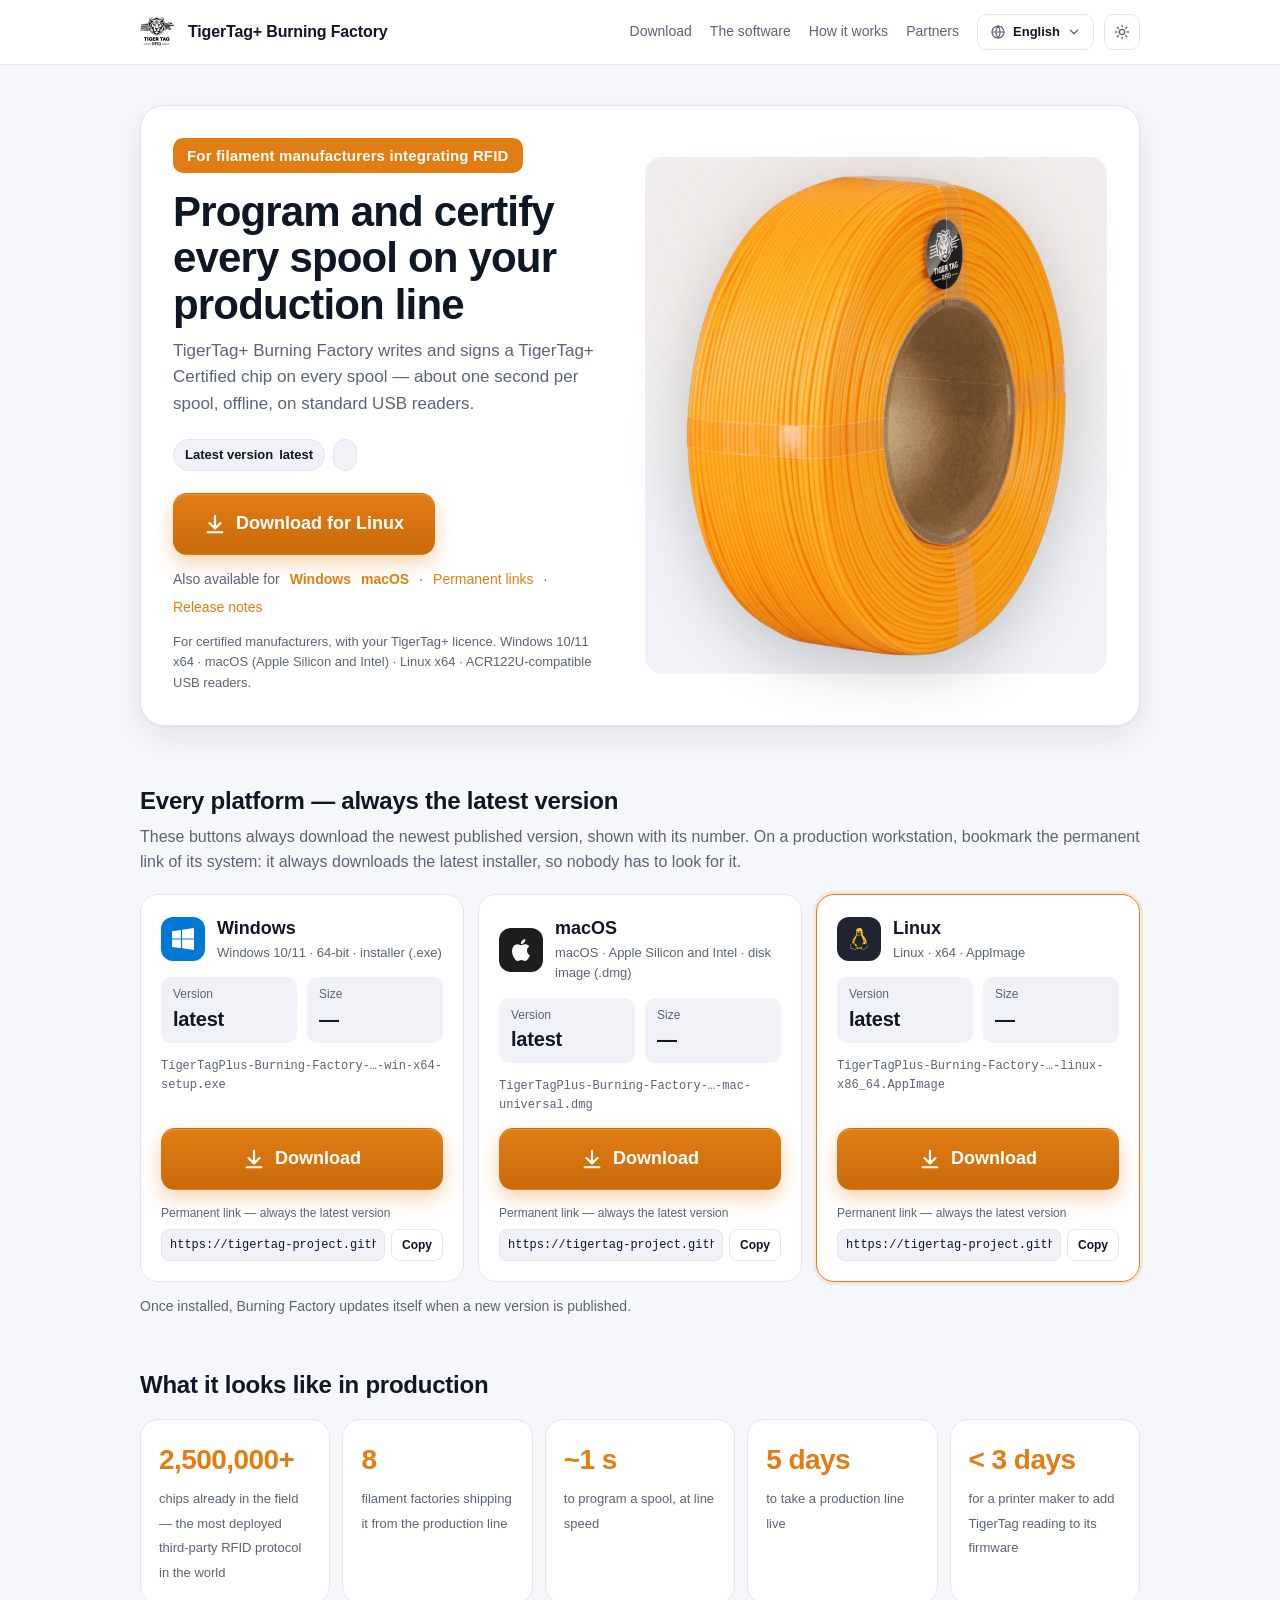
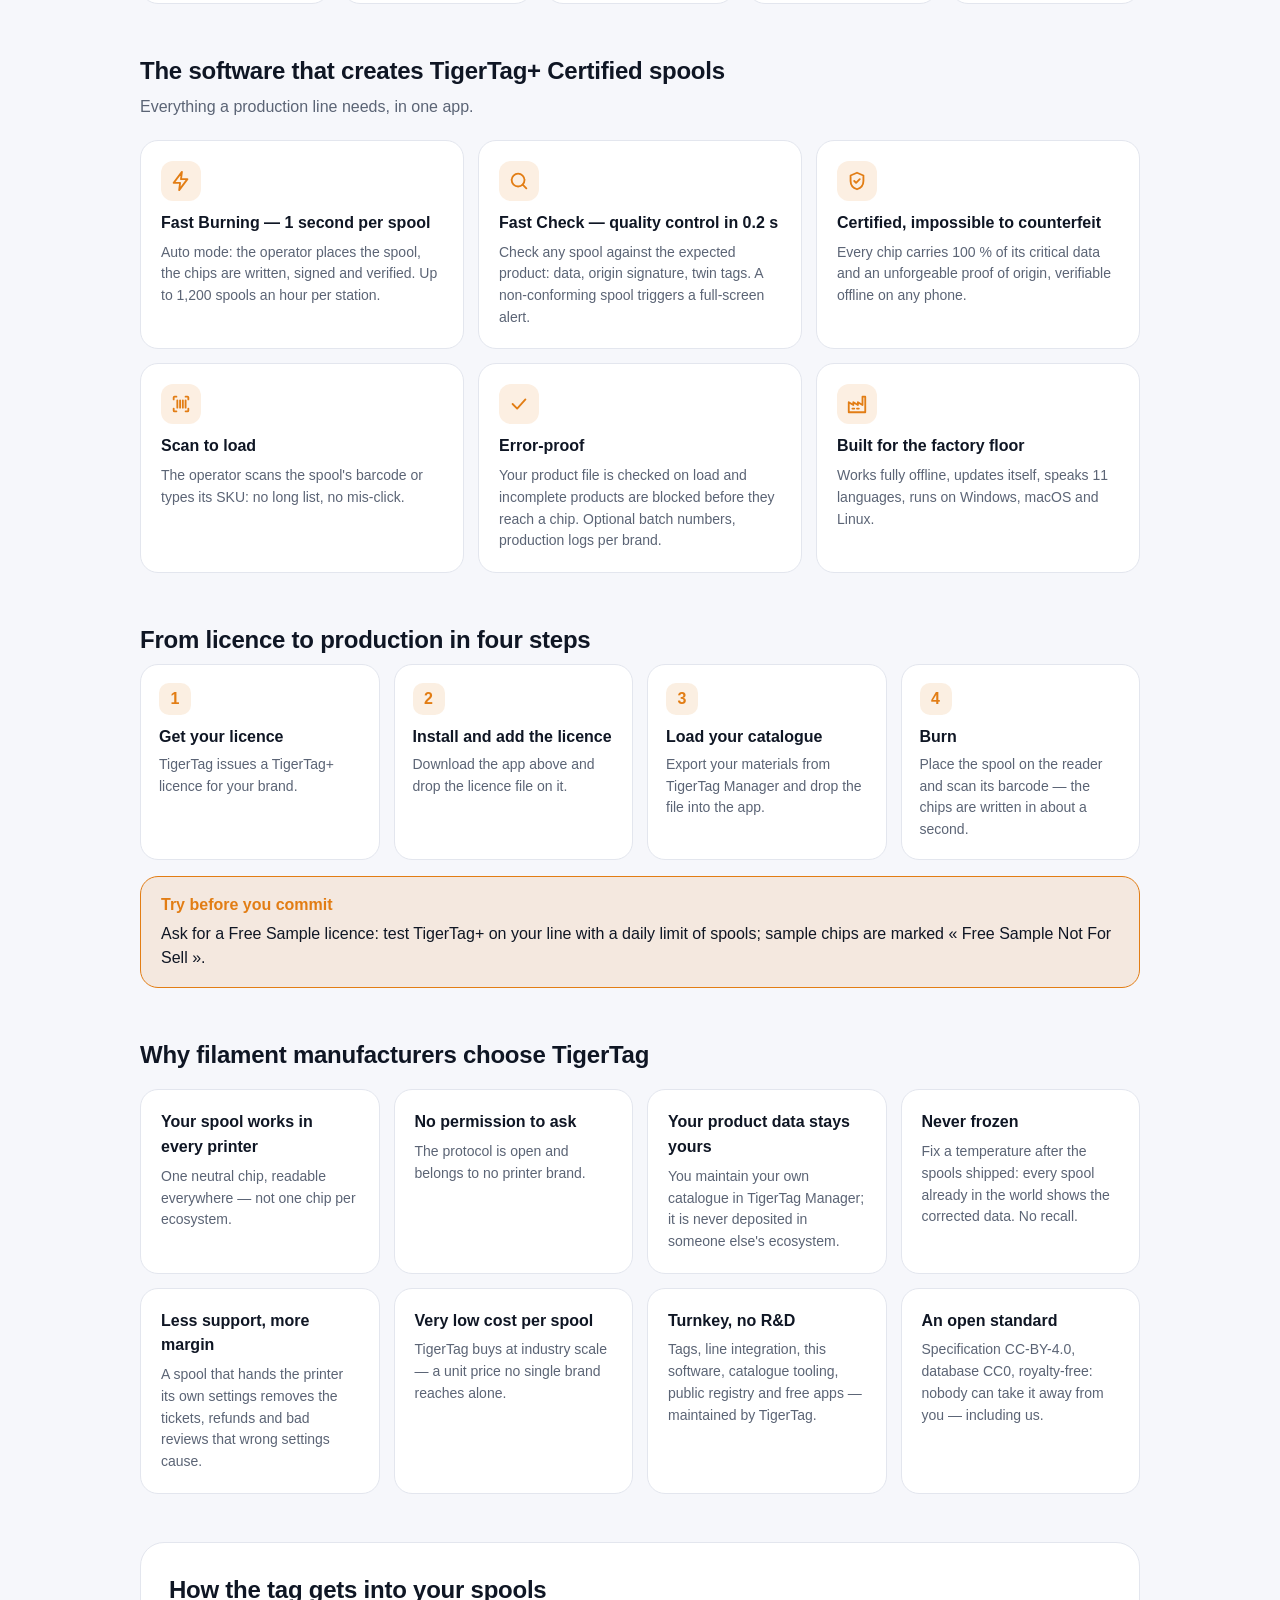
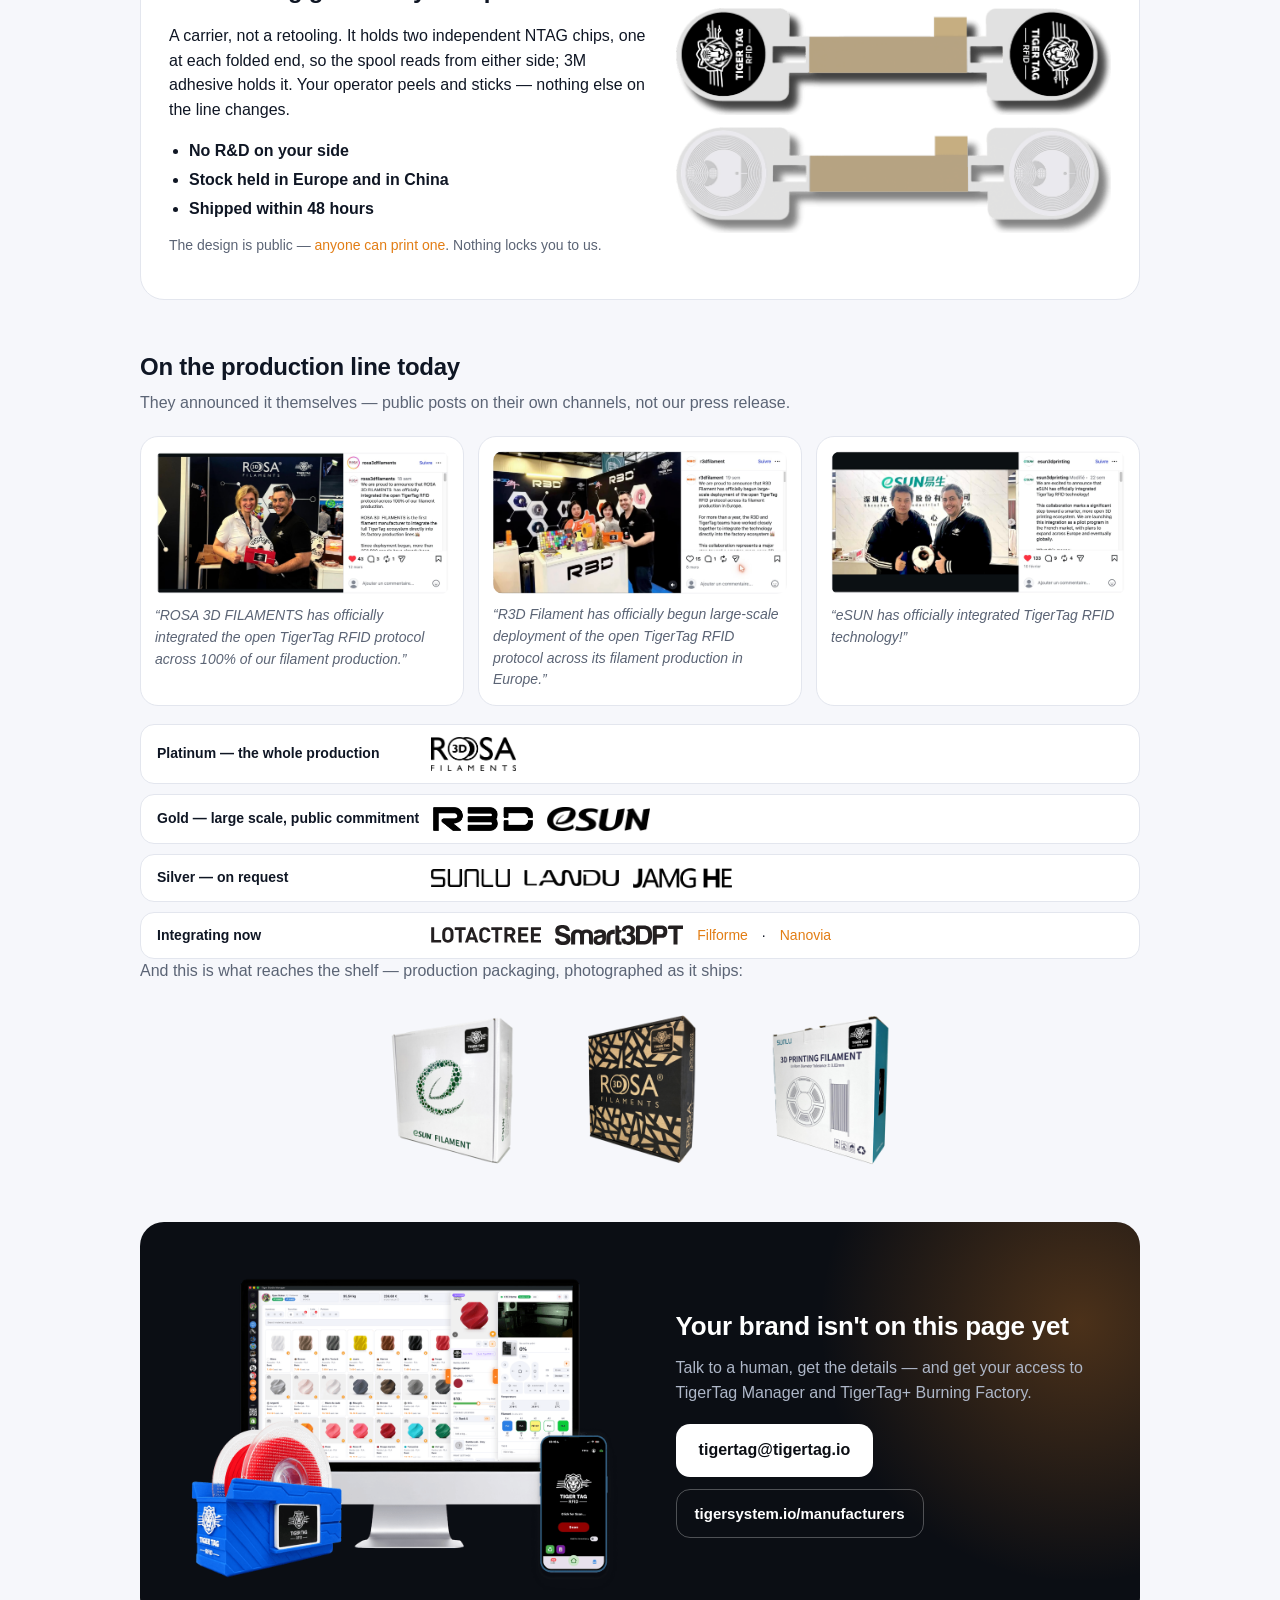
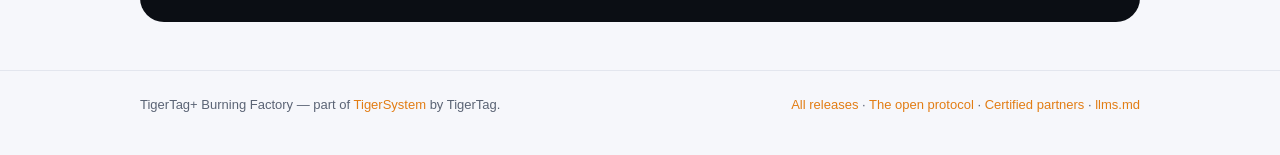
<file: index.html>
<!doctype html>
<html lang="en">
<head>
<meta charset="utf-8">
<meta name="viewport" content="width=device-width, initial-scale=1">
<title>TigerTag+ Burning Factory — program and certify TigerTag+ spools on your production line</title>
<meta name="description" content="TigerTag+ Burning Factory writes and signs a TigerTag+ Certified RFID chip on every filament spool, about one second per spool, offline. For filament manufacturers. Windows, macOS, Linux.">
<meta property="og:title" content="TigerTag+ Burning Factory — for filament manufacturers">
<meta property="og:description" content="Write and sign a TigerTag+ Certified chip on every spool, about one second per spool, offline. Windows, macOS, Linux.">
<!-- The share picture is drawn by tigersystem.io (its page for filament manufacturers). -->
<meta property="og:type" content="website">
<meta property="og:url" content="https://tigertag-project.github.io/TigerTagPlus-Burning-Factory-Releases/">
<meta property="og:image" content="https://tigersystem.io/en/manufacturers/opengraph-image">
<meta property="og:image:type" content="image/png">
<meta property="og:image:width" content="1200">
<meta property="og:image:height" content="630">
<meta property="og:image:alt" content="A filament box branded with a TigerTag+ chip, for filament manufacturers">
<meta name="twitter:card" content="summary_large_image">
<meta name="twitter:image" content="https://tigersystem.io/en/manufacturers/opengraph-image">
<link rel="icon" href="assets/logo_tigertag.svg" type="image/svg+xml">
<link rel="stylesheet" href="site/style.css">
<script>
  /* Theme before first paint: the visitor's pick, else the system's. */
  (function () {
    try { var t = localStorage.getItem('ttbf.theme'); if (t === 'light' || t === 'dark') document.documentElement.setAttribute('data-theme', t); } catch (e) {}
    document.addEventListener('DOMContentLoaded', function () {
      var b = document.getElementById('themeBtn'); if (!b) return;
      b.addEventListener('click', function () {
        var root = document.documentElement;
        var cur = root.getAttribute('data-theme') || (matchMedia('(prefers-color-scheme: dark)').matches ? 'dark' : 'light');
        var next = cur === 'dark' ? 'light' : 'dark';
        root.setAttribute('data-theme', next);
        try { localStorage.setItem('ttbf.theme', next); } catch (e) {}
      });
    });
  })();
</script>
</head>
<body>
<header class="topbar">
  <div class="wrap">
    <a class="brand" href="./">
      <img class="logo--light" src="assets/logo_tigertag_contouring.svg" alt="TigerTag">
      <img class="logo--dark" src="assets/logo_tigertag.svg" alt="TigerTag">
      <span>TigerTag+ Burning Factory</span>
    </a>
    <div class="topbar-right">
      <nav>
        <a href="#download" data-i18n="nav.download">Download</a>
        <a href="#software" data-i18n="nav.software">The software</a>
        <a href="#how" data-i18n="nav.how">How it works</a>
        <a href="#partners" data-i18n="nav.partners">Partners</a>
      </nav>
      <div class="lang" id="langMenu">
        <button class="ctl" id="langBtn" type="button" aria-haspopup="listbox" aria-expanded="false" aria-label="Language"><svg viewBox="0 0 24 24" fill="none" stroke="currentColor" stroke-width="1.8" stroke-linecap="round" stroke-linejoin="round" aria-hidden="true"><circle cx="12" cy="12" r="9"/><path d="M3 12h18M12 3a14 14 0 0 1 0 18M12 3a14 14 0 0 0 0 18"/></svg><span id="langLabel">English</span><svg class="chev" viewBox="0 0 24 24" fill="none" stroke="currentColor" stroke-width="2.2" stroke-linecap="round" stroke-linejoin="round" aria-hidden="true"><path d="m6 9 6 6 6-6"/></svg></button>
        <ul class="lang-list" id="langList" role="listbox" aria-label="Language" tabindex="-1"></ul>
      </div>
      <button class="ctl theme-btn" id="themeBtn" type="button" aria-label="Light / dark"><svg class="sun" viewBox="0 0 24 24" fill="none" stroke="currentColor" stroke-width="2" stroke-linecap="round" stroke-linejoin="round" aria-hidden="true"><circle cx="12" cy="12" r="4"/><path d="M12 2v2M12 20v2M4.9 4.9l1.4 1.4M17.7 17.7l1.4 1.4M2 12h2M20 12h2M4.9 19.1l1.4-1.4M17.7 6.3l1.4-1.4"/></svg><svg class="moon" viewBox="0 0 24 24" fill="none" stroke="currentColor" stroke-width="2" stroke-linecap="round" stroke-linejoin="round" aria-hidden="true"><path d="M21 12.8A9 9 0 1 1 11.2 3a7 7 0 0 0 9.8 9.8z"/></svg></button>
    </div>
  </div>
</header>

<main class="hero" id="download">
  <div class="wrap">
    <div class="hero-card">
      <div>
        <span class="label" data-i18n="hero.kicker">For filament manufacturers integrating RFID</span>
        <h1 data-i18n="hero.title">Program and certify every spool on your production line</h1>
        <p class="lede" data-i18n="hero.lede">TigerTag+ Burning Factory writes and signs a TigerTag+ Certified chip on every spool — about one second per spool, offline, on standard USB readers.</p>
        <div class="meta">
          <span class="chip"><span data-i18n="hero.latest">Latest version</span> <b id="ver">…</b></span>
          <span class="chip" id="date"></span>
        </div>
        <div class="actions">
          <a class="btn btn-primary" id="dlMain" href="https://github.com/TigerTag-Project/TigerTagPlus-Burning-Factory-Releases/releases/latest">
            <svg viewBox="0 0 24 24" fill="none" stroke="currentColor" stroke-width="2.4" stroke-linecap="round" stroke-linejoin="round" aria-hidden="true"><path d="M12 3v13M6 11l6 6 6-6M4 21h16"/></svg>
            <span id="dlMainLabel" data-i18n="dl.any">Download</span>
          </a>
        </div>
        <div class="dl-others">
          <span data-i18n="dl.other">Also available for</span>
          <a class="dl-os" data-os="win" href="https://github.com/TigerTag-Project/TigerTagPlus-Burning-Factory-Releases/releases/latest">Windows</a>
          <a class="dl-os" data-os="mac" href="https://github.com/TigerTag-Project/TigerTagPlus-Burning-Factory-Releases/releases/latest">macOS</a>
          <a class="dl-os" data-os="linux" href="https://github.com/TigerTag-Project/TigerTagPlus-Burning-Factory-Releases/releases/latest">Linux</a>
          · <a href="#platforms" data-i18n="dl.all">Permanent links</a> · <a href="https://github.com/TigerTag-Project/TigerTagPlus-Burning-Factory-Releases/releases" data-i18n="dl.notes">Release notes</a>
        </div>
        <p class="req" data-i18n="dl.req">For certified manufacturers, with your TigerTag+ licence. Windows 10/11 x64 · macOS (Apple Silicon and Intel) · Linux x64 · ACR122U-compatible USB readers.</p>
      </div>
      <div class="hero-media"><img src="assets/refill-carrier-fitted.png" alt="A filament refill fitted with the TigerTag RFID carrier"></div>
    </div>
  </div>
</main>

<section class="wrap" id="platforms">
  <h2 data-i18n="all.title">Every platform — always the latest version</h2>
  <p class="sub" data-i18n="all.sub">These buttons always download the newest published version, shown with its number. On a production workstation, bookmark the permanent link of its system: it always downloads the latest installer, so nobody has to look for it.</p>
  <div class="platforms">
    <article class="platform" data-os="win">
      <div class="p-head">
        <span class="p-logo p-logo--windows"><svg viewBox="0 0 24 24" aria-hidden="true"><path fill="currentColor" d="M0 3.449L9.75 2.1v9.451H0m10.949-9.602L24 0v11.4H10.949M0 12.6h9.75v9.451L0 20.699M10.949 12.6H24V24l-12.9-1.801"/></svg></span>
        <div><h3>Windows</h3><span class="p-req" data-i18n="all.win.req">Windows 10/11 · 64-bit · installer (.exe)</span></div>
      </div>
      <dl class="p-meta">
        <div><dt data-i18n="all.version">Version</dt><dd class="p-ver">…</dd></div>
        <div><dt data-i18n="all.size">Size</dt><dd class="p-size">—</dd></div>
      </dl>
      <code class="p-file">TigerTagPlus-Burning-Factory-…-win-x64-setup.exe</code>
      <a class="btn btn-primary p-dl" href="download/windows/"><svg viewBox="0 0 24 24" fill="none" stroke="currentColor" stroke-width="2.4" stroke-linecap="round" stroke-linejoin="round" aria-hidden="true"><path d="M12 3v13M6 11l6 6 6-6M4 21h16"/></svg><span data-i18n="all.btn">Download</span></a>
      <label class="p-link"><span data-i18n="all.link">Permanent link — always the latest version</span>
        <span class="p-copyrow"><input readonly value="https://tigertag-project.github.io/TigerTagPlus-Burning-Factory-Releases/download/windows/" aria-label="Permanent link"><button type="button" class="btn btn-ghost p-copy" data-i18n="all.copy">Copy</button></span>
      </label>
    </article>
    <article class="platform" data-os="mac">
      <div class="p-head">
        <span class="p-logo p-logo--macos"><svg viewBox="0 0 24 24" aria-hidden="true"><path fill="currentColor" d="M12.152 6.896c-.948 0-2.415-1.078-3.96-1.04-2.04.027-3.91 1.183-4.961 3.014-2.117 3.675-.54 9.103 1.519 12.09 1.013 1.46 2.208 3.09 3.792 3.029 1.52-.065 2.09-.987 3.925-.987 1.831 0 2.35.987 3.96.948 1.637-.026 2.676-1.48 3.676-2.948 1.156-1.688 1.636-3.325 1.662-3.415-.039-.013-3.182-1.221-3.22-4.857-.026-3.04 2.48-4.494 2.597-4.559-1.429-2.09-3.623-2.324-4.39-2.376-2-.156-3.675 1.09-4.61 1.09zM15.53 3.83c.843-1.012 1.4-2.427 1.245-3.83-1.207.052-2.662.805-3.532 1.818-.78.896-1.454 2.338-1.273 3.714 1.338.104 2.715-.688 3.559-1.701z"/></svg></span>
        <div><h3>macOS</h3><span class="p-req" data-i18n="all.mac.req">macOS · Apple Silicon and Intel · disk image (.dmg)</span></div>
      </div>
      <dl class="p-meta">
        <div><dt data-i18n="all.version">Version</dt><dd class="p-ver">…</dd></div>
        <div><dt data-i18n="all.size">Size</dt><dd class="p-size">—</dd></div>
      </dl>
      <code class="p-file">TigerTagPlus-Burning-Factory-…-mac-universal.dmg</code>
      <a class="btn btn-primary p-dl" href="download/macos/"><svg viewBox="0 0 24 24" fill="none" stroke="currentColor" stroke-width="2.4" stroke-linecap="round" stroke-linejoin="round" aria-hidden="true"><path d="M12 3v13M6 11l6 6 6-6M4 21h16"/></svg><span data-i18n="all.btn">Download</span></a>
      <label class="p-link"><span data-i18n="all.link">Permanent link — always the latest version</span>
        <span class="p-copyrow"><input readonly value="https://tigertag-project.github.io/TigerTagPlus-Burning-Factory-Releases/download/macos/" aria-label="Permanent link"><button type="button" class="btn btn-ghost p-copy" data-i18n="all.copy">Copy</button></span>
      </label>
    </article>
    <article class="platform" data-os="linux">
      <div class="p-head">
        <span class="p-logo p-logo--linux"><svg viewBox="0 0 24 24" aria-hidden="true"><path fill="currentColor" d="M12.504 0c-.155 0-.315.008-.48.021-4.226.333-3.105 4.807-3.17 6.298-.076 1.092-.3 1.953-1.05 3.02-.885 1.051-2.127 2.75-2.716 4.521-.278.832-.41 1.684-.287 2.489a.424.424 0 00-.11.135c-.26.268-.45.6-.663.839-.199.199-.485.267-.797.4-.313.136-.658.269-.864.68-.09.189-.136.394-.132.602 0 .199.027.4.055.536.058.399.116.728.04.97-.249.68-.28 1.145-.106 1.484.174.334.535.47.94.601.81.2 1.91.135 2.774.6.926.466 1.866.67 2.616.47.526-.116.97-.464 1.208-.946.587-.003 1.23-.269 2.26-.334.699-.058 1.574.267 2.577.2.025.134.063.198.114.333l.003.003c.391.778 1.113 1.132 1.884 1.071.771-.06 1.592-.536 2.257-1.306.631-.765 1.683-1.084 2.378-1.503.348-.199.629-.469.649-.853.023-.4-.2-.811-.714-1.376v-.097l-.003-.003c-.17-.2-.25-.535-.338-.926-.085-.401-.182-.786-.492-1.046h-.003c-.059-.054-.123-.067-.188-.135a.357.357 0 00-.19-.064c.431-1.278.264-2.55-.173-3.694-.533-1.41-1.465-2.638-2.175-3.483-.796-1.005-1.576-1.957-1.56-3.368.026-2.152.236-6.133-3.544-6.139zm.529 3.405h.013c.213 0 .396.062.584.198.19.135.33.332.438.533.105.259.158.459.166.724 0-.02.006-.04.006-.06v.105a.086.086 0 01-.004-.021l-.004-.024a1.807 1.807 0 01-.15.706.953.953 0 01-.213.335.71.71 0 00-.088-.042c-.104-.045-.198-.064-.284-.133a1.312 1.312 0 00-.22-.066c.05-.06.146-.133.183-.198.053-.128.082-.264.088-.402v-.02a1.21 1.21 0 00-.061-.4c-.045-.134-.101-.2-.183-.333-.084-.066-.167-.132-.267-.132h-.016c-.093 0-.176.03-.262.132a.8.8 0 00-.205.334 1.18 1.18 0 00-.09.4v.019c.002.089.008.179.02.267-.193-.067-.438-.135-.607-.202a1.635 1.635 0 01-.018-.2v-.02a1.772 1.772 0 01.15-.768c.082-.22.232-.406.43-.533a.985.985 0 01.594-.2zm-2.962.059h.036c.142 0 .27.048.399.135.146.129.264.288.344.465.09.199.14.4.153.667v.004c.007.134.006.2-.002.266v.08c-.03.007-.056.018-.083.024-.152.055-.274.135-.393.2.012-.09.013-.18.003-.267v-.015c-.012-.133-.04-.2-.082-.333a.613.613 0 00-.166-.267.248.248 0 00-.183-.064h-.021c-.071.006-.13.04-.186.132a.552.552 0 00-.12.27.944.944 0 00-.023.33v.015c.012.135.037.2.08.334.046.134.098.2.166.268.01.009.02.018.034.024-.07.057-.117.07-.176.136a.304.304 0 01-.131.068 2.62 2.62 0 01-.275-.402 1.772 1.772 0 01-.155-.667 1.759 1.759 0 01.08-.668 1.43 1.43 0 01.283-.535c.128-.133.26-.2.418-.2zm1.37 1.706c.332 0 .733.065 1.216.399.293.2.523.269 1.052.468h.003c.255.136.405.266.478.399v-.131a.571.571 0 01.016.47c-.123.31-.516.643-1.063.842v.002c-.268.135-.501.333-.775.465-.276.135-.588.292-1.012.267a1.139 1.139 0 01-.448-.067 3.566 3.566 0 01-.322-.198c-.195-.135-.363-.332-.612-.465v-.005h-.005c-.4-.246-.616-.512-.686-.71-.07-.268-.005-.47.193-.6.224-.135.38-.271.483-.336.104-.074.143-.102.176-.131h.002v-.003c.169-.202.436-.47.839-.601.139-.036.294-.065.466-.065zm2.8 2.142c.358 1.417 1.196 3.475 1.735 4.473.286.534.855 1.659 1.102 3.024.156-.005.33.018.513.064.646-1.671-.546-3.467-1.089-3.966-.22-.2-.232-.335-.123-.335.59.534 1.365 1.572 1.646 2.757.13.535.16 1.104.021 1.67.067.028.135.06.205.067 1.032.534 1.413.938 1.23 1.537v-.043c-.06-.003-.12 0-.18 0h-.016c.151-.467-.182-.825-1.065-1.224-.915-.4-1.646-.336-1.77.465-.008.043-.013.066-.018.135-.068.023-.139.053-.209.064-.43.268-.662.669-.793 1.187-.13.533-.17 1.156-.205 1.869v.003c-.02.334-.17.838-.319 1.35-1.5 1.072-3.58 1.538-5.348.334a2.645 2.645 0 00-.402-.533 1.45 1.45 0 00-.275-.333c.182 0 .338-.03.465-.067a.615.615 0 00.314-.334c.108-.267 0-.697-.345-1.163-.345-.467-.931-.995-1.788-1.521-.63-.4-.986-.87-1.15-1.396-.165-.534-.143-1.085-.015-1.645.245-1.07.873-2.11 1.274-2.763.107-.065.037.135-.408.974-.396.751-1.14 2.497-.122 3.854a8.123 8.123 0 01.647-2.876c.564-1.278 1.743-3.504 1.836-5.268.048.036.217.135.289.202.218.133.38.333.59.465.21.201.477.335.876.335.039.003.075.006.11.006.412 0 .73-.134.997-.268.29-.134.52-.334.74-.4h.005c.467-.135.835-.402 1.044-.7zm2.185 8.958c.037.6.343 1.245.882 1.377.588.134 1.434-.333 1.791-.765l.211-.01c.315-.007.577.01.847.268l.003.003c.208.199.305.53.391.876.085.4.154.78.409 1.066.486.527.645.906.636 1.14l.003-.007v.018l-.003-.012c-.015.262-.185.396-.498.595-.63.401-1.746.712-2.457 1.57-.618.737-1.37 1.14-2.036 1.191-.664.053-1.237-.2-1.574-.898l-.005-.003c-.21-.4-.12-1.025.056-1.69.176-.668.428-1.344.463-1.897.037-.714.076-1.335.195-1.814.12-.465.308-.797.641-.984l.045-.022zm-10.814.049h.01c.053 0 .105.005.157.014.376.055.706.333 1.023.752l.91 1.664.003.003c.243.533.754 1.064 1.189 1.637.434.598.77 1.131.729 1.57v.006c-.057.744-.48 1.148-1.125 1.294-.645.135-1.52.002-2.395-.464-.968-.536-2.118-.469-2.857-.602-.369-.066-.61-.2-.723-.4-.11-.2-.113-.602.123-1.23v-.004l.002-.003c.117-.334.03-.752-.027-1.118-.055-.401-.083-.71.043-.94.16-.334.396-.4.69-.533.294-.135.64-.202.915-.47h.002v-.002c.256-.268.445-.601.668-.838.19-.201.38-.336.663-.336zm7.159-9.074c-.435.201-.945.535-1.488.535-.542 0-.97-.267-1.28-.466-.154-.134-.28-.268-.373-.335-.164-.134-.144-.333-.074-.333.109.016.129.134.199.2.096.066.215.2.36.333.292.2.68.467 1.167.467.485 0 1.053-.267 1.398-.466.195-.135.445-.334.648-.467.156-.136.149-.267.279-.267.128.016.034.134-.147.332a8.097 8.097 0 01-.69.468zm-1.082-1.583V5.64c-.006-.02.013-.042.029-.05.074-.043.18-.027.26.004.063 0 .16.067.15.135-.006.049-.085.066-.135.066-.055 0-.092-.043-.141-.068-.052-.018-.146-.008-.163-.065zm-.551 0c-.02.058-.113.049-.166.066-.047.025-.086.068-.14.068-.05 0-.13-.02-.136-.068-.01-.066.088-.133.15-.133.08-.031.184-.047.259-.005.019.009.036.03.03.05v.02h.003z"/></svg></span>
        <div><h3>Linux</h3><span class="p-req" data-i18n="all.linux.req">Linux · x64 · AppImage</span></div>
      </div>
      <dl class="p-meta">
        <div><dt data-i18n="all.version">Version</dt><dd class="p-ver">…</dd></div>
        <div><dt data-i18n="all.size">Size</dt><dd class="p-size">—</dd></div>
      </dl>
      <code class="p-file">TigerTagPlus-Burning-Factory-…-linux-x86_64.AppImage</code>
      <a class="btn btn-primary p-dl" href="download/linux/"><svg viewBox="0 0 24 24" fill="none" stroke="currentColor" stroke-width="2.4" stroke-linecap="round" stroke-linejoin="round" aria-hidden="true"><path d="M12 3v13M6 11l6 6 6-6M4 21h16"/></svg><span data-i18n="all.btn">Download</span></a>
      <label class="p-link"><span data-i18n="all.link">Permanent link — always the latest version</span>
        <span class="p-copyrow"><input readonly value="https://tigertag-project.github.io/TigerTagPlus-Burning-Factory-Releases/download/linux/" aria-label="Permanent link"><button type="button" class="btn btn-ghost p-copy" data-i18n="all.copy">Copy</button></span>
      </label>
    </article>
  </div>
  <p class="p-note" data-i18n="all.auto">Once installed, Burning Factory updates itself when a new version is published.</p>
</section>

<section class="wrap">
  <h2 data-i18n="stats.title">What it looks like in production</h2>
  <div class="stats">
    <div><b>2,500,000+</b><span data-i18n="stat.chips">chips already in the field — the most deployed third-party RFID protocol in the world</span></div>
    <div><b>8</b><span data-i18n="stat.factories">filament factories shipping it from the production line</span></div>
    <div><b>~1 s</b><span data-i18n="stat.speed">to program a spool, at line speed</span></div>
    <div><b data-i18n="stat.days.v">5 days</b><span data-i18n="stat.days">to take a production line live</span></div>
    <div><b data-i18n="stat.printer.v">&lt; 3 days</b><span data-i18n="stat.printer">for a printer maker to add TigerTag reading to its firmware</span></div>
  </div>
</section>

<section class="wrap" id="software">
  <h2 data-i18n="sw.title">The software that creates TigerTag+ Certified spools</h2>
  <p class="sub" data-i18n="sw.sub">Everything a production line needs, in one app.</p>
  <div class="features">
    <div><span class="f-ico"><svg viewBox="0 0 24 24" fill="none" stroke="currentColor" stroke-width="2" stroke-linecap="round" stroke-linejoin="round" aria-hidden="true"><path d="M13 2 4 14h7l-1 8 9-12h-7l1-8z"/></svg></span><h3 data-i18n="f1.t">Fast Burning — 1 second per spool</h3><p data-i18n="f1.d">Auto mode: the operator places the spool, the chips are written, signed and verified. Up to 1,200 spools an hour per station.</p></div>
    <div><span class="f-ico"><svg viewBox="0 0 24 24" fill="none" stroke="currentColor" stroke-width="2" stroke-linecap="round" stroke-linejoin="round" aria-hidden="true"><circle cx="11" cy="11" r="7"/><path d="m20 20-4-4"/></svg></span><h3 data-i18n="f2.t">Fast Check — quality control in 0.2 s</h3><p data-i18n="f2.d">Check any spool against the expected product: data, origin signature, twin tags. A non-conforming spool triggers a full-screen alert.</p></div>
    <div><span class="f-ico"><svg viewBox="0 0 24 24" fill="none" stroke="currentColor" stroke-width="2" stroke-linecap="round" stroke-linejoin="round" aria-hidden="true"><path d="M12 3 5 6v6c0 4.5 3 7.7 7 9 4-1.3 7-4.5 7-9V6l-7-3z"/><path d="m9 12 2 2 4-4"/></svg></span><h3 data-i18n="f3.t">Certified, impossible to counterfeit</h3><p data-i18n="f3.d">Every chip carries 100 % of its critical data and an unforgeable proof of origin, verifiable offline on any phone.</p></div>
    <div><span class="f-ico"><svg viewBox="0 0 24 24" fill="none" stroke="currentColor" stroke-width="2" stroke-linecap="round" stroke-linejoin="round" aria-hidden="true"><path d="M4 7V5a1 1 0 0 1 1-1h2M17 4h2a1 1 0 0 1 1 1v2M20 17v2a1 1 0 0 1-1 1h-2M7 20H5a1 1 0 0 1-1-1v-2M8 8v8M11 8v8M14 8v8M17 8v8"/></svg></span><h3 data-i18n="f4.t">Scan to load</h3><p data-i18n="f4.d">The operator scans the spool's barcode or types its SKU: no long list, no mis-click.</p></div>
    <div><span class="f-ico"><svg viewBox="0 0 24 24" fill="none" stroke="currentColor" stroke-width="2" stroke-linecap="round" stroke-linejoin="round" aria-hidden="true"><path d="m5 12 5 5 9-10"/></svg></span><h3 data-i18n="f5.t">Error-proof</h3><p data-i18n="f5.d">Your product file is checked on load and incomplete products are blocked before they reach a chip. Optional batch numbers, production logs per brand.</p></div>
    <div><span class="f-ico"><svg viewBox="0 0 24 24" fill="none" stroke="currentColor" stroke-width="2" stroke-linecap="round" stroke-linejoin="round" aria-hidden="true"><path d="M3 21V10l5 3V10l5 3V10l5 3V4h3v17H3z"/><path d="M7 17h2M12 17h2"/></svg></span><h3 data-i18n="f6.t">Built for the factory floor</h3><p data-i18n="f6.d">Works fully offline, updates itself, speaks 11 languages, runs on Windows, macOS and Linux.</p></div>
  </div>
</section>

<section class="wrap" id="how">
  <h2 data-i18n="how.title">From licence to production in four steps</h2>
  <ol class="steps steps-4">
    <li><h3 data-i18n="h1.t">Get your licence</h3><p data-i18n="h1.d">TigerTag issues a TigerTag+ licence for your brand.</p></li>
    <li><h3 data-i18n="h2.t">Install and add the licence</h3><p data-i18n="h2.d">Download the app above and drop the licence file on it.</p></li>
    <li><h3 data-i18n="h3.t">Load your catalogue</h3><p data-i18n="h3.d">Export your materials from TigerTag Manager and drop the file into the app.</p></li>
    <li><h3 data-i18n="h4.t">Burn</h3><p data-i18n="h4.d">Place the spool on the reader and scan its barcode — the chips are written in about a second.</p></li>
  </ol>
  <div class="note">
    <strong data-i18n="sample.title">Try before you commit</strong>
    <p data-i18n="sample.d">Ask for a Free Sample licence: test TigerTag+ on your line with a daily limit of spools; sample chips are marked « Free Sample Not For Sell ».</p>
  </div>
</section>

<section class="wrap">
  <h2 data-i18n="why.title">Why filament manufacturers choose TigerTag</h2>
  <div class="why">
    <div><h3 data-i18n="w1.t">Your spool works in every printer</h3><p data-i18n="w1.d">One neutral chip, readable everywhere — not one chip per ecosystem.</p></div>
    <div><h3 data-i18n="w2.t">No permission to ask</h3><p data-i18n="w2.d">The protocol is open and belongs to no printer brand.</p></div>
    <div><h3 data-i18n="w3.t">Your product data stays yours</h3><p data-i18n="w3.d">You maintain your own catalogue in TigerTag Manager; it is never deposited in someone else's ecosystem.</p></div>
    <div><h3 data-i18n="w4.t">Never frozen</h3><p data-i18n="w4.d">Fix a temperature after the spools shipped: every spool already in the world shows the corrected data. No recall.</p></div>
    <div><h3 data-i18n="w5.t">Less support, more margin</h3><p data-i18n="w5.d">A spool that hands the printer its own settings removes the tickets, refunds and bad reviews that wrong settings cause.</p></div>
    <div><h3 data-i18n="w6.t">Very low cost per spool</h3><p data-i18n="w6.d">TigerTag buys at industry scale — a unit price no single brand reaches alone.</p></div>
    <div><h3 data-i18n="w7.t">Turnkey, no R&amp;D</h3><p data-i18n="w7.d">Tags, line integration, this software, catalogue tooling, public registry and free apps — maintained by TigerTag.</p></div>
    <div><h3 data-i18n="w8.t">An open standard</h3><p data-i18n="w8.d">Specification CC-BY-4.0, database CC0, royalty-free: nobody can take it away from you — including us.</p></div>
  </div>
</section>

<section class="wrap">
  <div class="carrier">
    <div>
      <h2 data-i18n="carrier.title">How the tag gets into your spools</h2>
      <p data-i18n="carrier.d">A carrier, not a retooling. It holds two independent NTAG chips, one at each folded end, so the spool reads from either side; 3M adhesive holds it. Your operator peels and sticks — nothing else on the line changes.</p>
      <ul>
        <li data-i18n="carrier.c1">No R&amp;D on your side</li>
        <li data-i18n="carrier.c2">Stock held in Europe and in China</li>
        <li data-i18n="carrier.c3">Shipped within 48 hours</li>
      </ul>
      <p class="muted" data-i18n="carrier.open">The design is public — <a href="https://makerworld.com/en/models/1727242-tigertag-refill-rfid-support-like-bambulab">anyone can print one</a>. Nothing locks you to us.</p>
    </div>
    <div class="carrier-imgs">
      <img src="assets/refill-carrier-branded.png" alt="Front of the TigerTag carrier as it ships">
      <img src="assets/refill-carrier-bare.png" alt="Back of the TigerTag carrier: 3M adhesive, ready to stick">
    </div>
  </div>
</section>

<section class="wrap" id="partners">
  <h2 data-i18n="prod.title">On the production line today</h2>
  <p class="sub" data-i18n="prod.sub">They announced it themselves — public posts on their own channels, not our press release.</p>
  <div class="news">
    <a href="https://www.instagram.com/p/DVyeOZajZSm/"><img src="assets/announcement-rosa3d.jpg" alt="Rosa3D's announcement of its TigerTag integration"><q>ROSA 3D FILAMENTS has officially integrated the open TigerTag RFID protocol across 100% of our filament production.</q></a>
    <a href="https://www.instagram.com/reel/DVoAMqTk5ck/"><img src="assets/announcement-r3d.jpg" alt="R3D Filament's announcement of its TigerTag deployment"><q>R3D Filament has officially begun large-scale deployment of the open TigerTag RFID protocol across its filament production in Europe.</q></a>
    <a href="https://www.instagram.com/p/DUjydNXkc1W/"><img src="assets/announcement-esun.jpg" alt="eSUN's announcement of its TigerTag integration"><q>eSUN has officially integrated TigerTag RFID technology!</q></a>
  </div>
  <div class="tiers">
    <div><span class="tier" data-i18n="tier.platinum">Platinum — the whole production</span><a href="https://rosa3d.pl"><img src="assets/partners/rosa3d.svg" alt="Rosa3D" style="height:34px"></a></div>
    <div><span class="tier" data-i18n="tier.gold">Gold — large scale, public commitment</span><a href="https://r3dprint.com"><img src="assets/partners/r3d.svg" alt="R3D" style="height:24px"></a><a href="https://www.esun3d.com"><img src="assets/partners/esun.svg" alt="eSun" style="height:24px"></a></div>
    <div><span class="tier" data-i18n="tier.silver">Silver — on request</span><a href="https://www.sunlu.com"><img src="assets/partners/sunlu.svg" alt="Sunlu" style="height:18px"></a><a href="https://www.landustore.com"><img src="assets/partners/landu.svg" alt="Landu" style="height:16px"></a><a href="https://www.jamghe.com"><img src="assets/partners/jamghe.svg" alt="Jamg He" style="height:20px"></a></div>
    <div><span class="tier" data-i18n="tier.now">Integrating now</span><a href="https://pt.lotactree.com"><img src="assets/partners/lotactree.svg" alt="Lotactree" style="height:16px"></a><a href="https://www.smart3d.pt"><img src="assets/partners/smart3dpt.svg" alt="Smart3DPT" style="height:20px"></a><a href="https://www.filforme.com">Filforme</a> · <a href="https://nanovia.tech">Nanovia</a></div>
  </div>
  <p class="sub shelf-title" data-i18n="prod.shelf">And this is what reaches the shelf — production packaging, photographed as it ships:</p>
  <div class="shelf">
    <img src="assets/box-esun-cutout.png" alt="eSun box carrying the TigerTag mark">
    <img src="assets/box-rosa3d-cutout.png" alt="Rosa3D box carrying the TigerTag mark">
    <img src="assets/box-sunlu-cutout.png" alt="Sunlu box carrying the TigerTag mark">
  </div>
</section>

<section class="wrap">
  <div class="ts cta">
    <img class="ts-hero" src="assets/hero-tigersystem-ecosystem.png" alt="The TigerSystem ecosystem: a TigerPOD reader, Tiger Studio Manager on a desktop and the Tiger NFC Connect app on a phone">
    <div class="ts-text">
      <h2 data-i18n="cta.title">Your brand isn't on this page yet</h2>
      <p data-i18n="cta.d">Talk to a human, get the details — and get your access to TigerTag Manager and TigerTag+ Burning Factory.</p>
      <div class="actions">
        <a class="btn btn-light" href="mailto:tigertag@tigertag.io">tigertag@tigertag.io</a>
        <a class="btn btn-outline" href="https://tigersystem.io/en/manufacturers">tigersystem.io/manufacturers</a>
      </div>
    </div>
  </div>
</section>

<footer>
  <div class="wrap">
    <span data-i18n="foot.copy">TigerTag+ Burning Factory — part of <a href="https://tigersystem.io">TigerSystem</a> by TigerTag.</span>
    <span><a href="https://github.com/TigerTag-Project/TigerTagPlus-Burning-Factory-Releases/releases" data-i18n="foot.releases">All releases</a> · <a href="https://github.com/TigerTag-Project/TigerTag-RFID-Guide" data-i18n="foot.protocol">The open protocol</a> · <a href="https://github.com/TigerTag-Project/TigerSystem-Docs/blob/main/docs/certified-partners.md" data-i18n="foot.partners">Certified partners</a> · <a href="llms.md">llms.md</a></span>
  </div>
</footer>
<script src="site/i18n.js"></script>
<script src="site/latest.js"></script>
<script src="site/dl.js"></script>
</body>
</html>
</file>
<file: site/style.css>
/* TigerTag+ Burning Factory — download page (GitHub Pages). No build step, no dependency.
   Base shared with the FlashForge × TigerSystem pages; TigerTag orange as the accent. */
.logo--dark { display: none; }   /* before the dark block, which must win */
:root {
  --bg: #f6f7fb;
  --surface: #ffffff;
  --surface-2: #f0f2f7;
  --border: #e3e6ee;
  --text: #0f1624;
  --muted: #5b6475;
  --primary: #e27d14;
  --primary-2: #c96a0b;
  --primary-soft: rgba(226, 125, 20, .12);
  --warn: #b45309;
  --warn-soft: #fff7e6;
  --warn-border: #f5d49a;
  --ok: #1a7f37;
  --shadow: 0 1px 2px rgba(15, 22, 36, .05), 0 12px 32px rgba(15, 22, 36, .08);
  --radius: 18px;
  color-scheme: light;
}
/* Dark theme: the system preference unless the visitor picked one
   (<html data-theme="light|dark">, set by the toggle, remembered locally). */
:root[data-theme="dark"] {
    --bg: #0b0e14;
    --surface: #131822;
    --surface-2: #1a2030;
    --border: #262e3f;
    --text: #e8ecf4;
    --muted: #97a1b5;
    --primary: #f28c28;
    --primary-2: #e27d14;
    --primary-soft: rgba(242, 140, 40, .15);
    --warn: #f0b252;
    --warn-soft: rgba(240, 178, 82, .08);
    --warn-border: rgba(240, 178, 82, .35);
    --ok: #3fb950;
    --shadow: 0 1px 2px rgba(0, 0, 0, .3), 0 16px 40px rgba(0, 0, 0, .35);
    color-scheme: dark;
}
:root[data-theme="dark"] .logo--light { display: none; }
:root[data-theme="dark"] .logo--dark  { display: inline-block; }
@media (prefers-color-scheme: dark) {
  :root:not([data-theme="light"]) {
    --bg: #0b0e14;
    --surface: #131822;
    --surface-2: #1a2030;
    --border: #262e3f;
    --text: #e8ecf4;
    --muted: #97a1b5;
    --primary: #f28c28;
    --primary-2: #e27d14;
    --primary-soft: rgba(242, 140, 40, .15);
    --warn: #f0b252;
    --warn-soft: rgba(240, 178, 82, .08);
    --warn-border: rgba(240, 178, 82, .35);
    --ok: #3fb950;
    --shadow: 0 1px 2px rgba(0, 0, 0, .3), 0 16px 40px rgba(0, 0, 0, .35);
    color-scheme: dark;
  }
  :root:not([data-theme="light"]) .logo--light { display: none; }
  :root:not([data-theme="light"]) .logo--dark  { display: inline-block; }
}
* { box-sizing: border-box; }
html { -webkit-text-size-adjust: 100%; }
body {
  margin: 0;
  background: var(--bg);
  color: var(--text);
  font: 16px/1.55 -apple-system, BlinkMacSystemFont, "Segoe UI", Inter, Helvetica, Arial, sans-serif;
}
a { color: var(--primary); text-decoration: none; }
a:hover { text-decoration: underline; }
code { font-family: ui-monospace, SFMono-Regular, Menlo, Consolas, monospace; font-size: .9em; }

.wrap { max-width: 1040px; margin: 0 auto; padding: 0 20px; }

/* ── Top bar ─────────────────────────────────────────────────────────────── */
.topbar { border-bottom: 1px solid var(--border); background: var(--surface); }
.topbar .wrap { display: flex; align-items: center; justify-content: space-between; gap: 16px; height: 64px; }
.brand { display: flex; align-items: center; gap: 10px; color: var(--text); font-weight: 700; letter-spacing: -.01em; }
.brand:hover { text-decoration: none; }
.brand img { height: 30px; width: auto; }
.brand .x { height: 12px; opacity: .7; }
.brand span { margin-left: 4px; }
.topbar nav { display: flex; gap: 18px; font-size: 14px; }
.topbar nav a { color: var(--muted); }
.topbar nav a:hover { color: var(--text); text-decoration: none; }

/* ── Hero ────────────────────────────────────────────────────────────────── */
.hero { padding: 40px 0 8px; }
.hero-card {
  display: grid; grid-template-columns: 1fr 1.05fr; gap: 32px; align-items: center;
  background: var(--surface); border: 1px solid var(--border); border-radius: calc(var(--radius) + 6px);
  box-shadow: var(--shadow); padding: 32px;
}
.hero-media {
  position: relative; border-radius: var(--radius); padding: 18px;
  background: radial-gradient(120% 90% at 50% 20%, var(--primary-soft), transparent 70%), var(--surface-2);
  display: grid; place-items: center; aspect-ratio: 1 / 1;
}
.hero-media img { width: 100%; max-width: 420px; height: auto; filter: drop-shadow(0 18px 28px rgba(0, 0, 0, .18)); }
.label {
  display: inline-block; background: var(--primary); color: #fff; font-weight: 700; font-size: 15px;
  padding: 6px 14px; border-radius: 10px; letter-spacing: .01em;
}
.hero h1 { font-size: clamp(28px, 4vw, 40px); line-height: 1.1; margin: 16px 0 10px; letter-spacing: -.02em; }
.lede { color: var(--muted); margin: 0 0 22px; font-size: 17px; }
.meta { display: flex; flex-wrap: wrap; gap: 8px; margin-bottom: 22px; }
.chip {
  display: inline-flex; align-items: center; gap: 6px; font-size: 13px; font-weight: 600;
  background: var(--surface-2); border: 1px solid var(--border); color: var(--text);
  padding: 5px 11px; border-radius: 999px;
}
.chip b { font-weight: 700; }
.chip--ok { color: var(--ok); }

/* ── Buttons ─────────────────────────────────────────────────────────────── */
.btn {
  display: inline-flex; align-items: center; justify-content: center; gap: 10px;
  font: inherit; font-weight: 600; cursor: pointer; border-radius: 14px; border: 1px solid transparent;
  transition: transform .12s ease, box-shadow .12s ease, background .12s ease;
}
.btn:hover { text-decoration: none; }
.btn:active { transform: translateY(1px); }
.btn-primary {
  color: #fff; font-size: 18px; padding: 16px 30px; min-width: 260px;
  background: linear-gradient(180deg, var(--primary), var(--primary-2));
  box-shadow: 0 8px 20px rgba(226, 125, 20, .35), inset 0 1px 0 rgba(255, 255, 255, .18);
}
.btn-primary:hover { box-shadow: 0 10px 26px rgba(226, 125, 20, .45), inset 0 1px 0 rgba(255, 255, 255, .18); }
.btn-primary svg { width: 22px; height: 22px; }
.btn-ghost {
  color: var(--text); background: var(--surface); border-color: var(--border);
  font-size: 14px; padding: 10px 16px;
}
.btn-ghost:hover { background: var(--surface-2); }
.actions { display: flex; flex-wrap: wrap; align-items: center; gap: 12px; }
.status { margin-top: 14px; font-size: 14px; color: var(--muted); min-height: 1.5em; }
.status--ok { color: var(--ok); }

details.sha {
  margin-top: 18px; border: 1px solid var(--border); border-radius: 12px; background: var(--surface-2);
  font-size: 13px;
}
details.sha summary { cursor: pointer; padding: 10px 14px; color: var(--muted); font-weight: 600; }
details.sha .sha-body { display: flex; gap: 8px; align-items: center; padding: 0 14px 12px; }
details.sha code { flex: 1; min-width: 0; overflow-wrap: anywhere; color: var(--text); }
.copy { font-size: 12px; padding: 6px 10px; border-radius: 8px; }

/* ── Sections ────────────────────────────────────────────────────────────── */
/* Every section is also a .wrap, whose `margin: 0 auto` + `padding: 0 20px`
   outrank a bare `section` rule — the gap came out as 0 and cards sat flush.
   `section.wrap` is more specific than `.wrap`, so this one holds. */
section.wrap { margin-top: 48px; }
section h2 { font-size: 24px; letter-spacing: -.01em; margin: 0 0 6px; }
section .sub { color: var(--muted); margin: 0 0 20px; }

.warn {
  display: flex; gap: 14px; align-items: flex-start;
  background: var(--warn-soft); border: 1px solid var(--warn-border); border-radius: var(--radius);
  padding: 18px 20px;
}
.warn svg { flex: none; width: 24px; height: 24px; color: var(--warn); margin-top: 2px; }
.warn strong { color: var(--warn); }
.warn p { margin: 4px 0 0; }

.steps { display: grid; grid-template-columns: repeat(3, 1fr); gap: 14px; counter-reset: step; list-style: none; padding: 0; margin: 0; }
.steps li {
  background: var(--surface); border: 1px solid var(--border); border-radius: var(--radius); padding: 18px;
  position: relative;
}
.steps li::before {
  counter-increment: step; content: counter(step);
  display: grid; place-items: center; width: 32px; height: 32px; border-radius: 10px;
  background: var(--primary-soft); color: var(--primary); font-weight: 800; margin-bottom: 10px;
}
.steps .ico { position: absolute; top: 18px; right: 18px; width: 26px; height: 26px; color: var(--muted); opacity: .8; }
.steps h3 { font-size: 16px; margin: 0 0 4px; }
.steps p { margin: 0; color: var(--muted); font-size: 14px; }

.compare { width: 100%; border-collapse: separate; border-spacing: 0; background: var(--surface); border: 1px solid var(--border); border-radius: var(--radius); overflow: hidden; }
.compare th, .compare td { padding: 14px 16px; border-bottom: 1px solid var(--border); text-align: left; font-size: 15px; }
.compare tr:last-child td { border-bottom: 0; }
.compare th { background: var(--surface-2); font-size: 13px; color: var(--muted); text-transform: uppercase; letter-spacing: .04em; }
.compare td.c, .compare th.c { text-align: center; width: 150px; }
.yes { color: var(--ok); font-weight: 800; }
.no  { color: #cf222e; font-weight: 800; }

.eco { display: grid; grid-template-columns: repeat(3, 1fr); gap: 14px; }
.eco a {
  display: block; background: var(--surface); border: 1px solid var(--border); border-radius: var(--radius);
  padding: 18px; color: var(--text);
}
.eco a:hover { text-decoration: none; border-color: var(--primary); }
.eco b { display: block; margin-bottom: 4px; }
.eco span { color: var(--muted); font-size: 14px; }

.thanks {
  display: flex; gap: 18px; align-items: center;
  background: var(--surface); border: 1px solid var(--border); border-radius: var(--radius); padding: 22px;
}
.thanks .logos { display: flex; align-items: center; gap: 10px; flex: none; }
.thanks .logos img { height: 44px; }
.thanks .logos .x { height: 14px; }
.thanks p { margin: 0; color: var(--muted); }
.thanks p strong { color: var(--text); }

/* ── Model picker (home) ─────────────────────────────────────────────────── */
.picker { display: grid; grid-template-columns: 1fr 1fr; gap: 20px; }
.model {
  display: flex; flex-direction: column; align-items: center; text-align: center; gap: 14px;
  background: var(--surface); border: 1px solid var(--border); border-radius: calc(var(--radius) + 6px);
  box-shadow: var(--shadow); padding: 26px; color: var(--text);
}
.model:hover { text-decoration: none; border-color: var(--primary); }
.model .hero-media { width: 100%; }
.model .btn-primary { min-width: 0; width: 100%; }

footer { margin: 48px 0 0; border-top: 1px solid var(--border); padding: 24px 0 40px; color: var(--muted); font-size: 13px; }
footer .wrap { display: flex; flex-wrap: wrap; justify-content: space-between; gap: 12px; }

@media (max-width: 860px) {
  .hero-card { grid-template-columns: 1fr; padding: 22px; gap: 20px; }
  .hero-media { aspect-ratio: auto; }
  .hero-media img { max-width: 300px; }
  .steps, .eco { grid-template-columns: 1fr 1fr; }
  .topbar nav { display: none; }
}
@media (max-width: 560px) {
  .wrap { padding: 0 16px; }
  .hero { padding-top: 20px; }
  .steps, .eco, .picker { grid-template-columns: 1fr; }
  .btn-primary { width: 100%; min-width: 0; }
  .thanks { flex-direction: column; align-items: flex-start; }
  .compare td.c, .compare th.c { width: 90px; }
}

/* ── TigerSystem showcase ────────────────────────────────────────────────── */
.ts {
  display: grid; grid-template-columns: 1.1fr 1fr; gap: 28px; align-items: center;
  background: #0b0e14; color: #e8ecf4; border-radius: calc(var(--radius) + 6px);
  padding: 32px; overflow: hidden; position: relative;
}
.ts::before {
  content: ""; position: absolute; inset: -40% -20% auto auto; width: 520px; height: 520px;
  background: radial-gradient(closest-side, rgba(242, 140, 40, .28), transparent); pointer-events: none;
}
.ts img.ts-hero { width: 100%; height: auto; border-radius: 14px; position: relative; }
.ts .ts-text { position: relative; }
.ts .ts-logo { height: 44px; margin-bottom: 14px; }
.ts h2 { color: #fff; font-size: 26px; margin: 0 0 10px; }
.ts blockquote { margin: 0 0 14px; padding: 0 0 0 14px; border-left: 3px solid #f28c28; color: #fff; font-weight: 600; }
.ts p { color: #aeb7c8; margin: 0 0 18px; }
.ts .btn-light { color: #0b0e14; background: #fff; font-size: 16px; padding: 13px 22px; }
.ts .btn-light:hover { background: #e9eefb; }
.ts .btn-outline { color: #fff; border-color: rgba(255, 255, 255, .28); font-size: 15px; padding: 12px 18px; }
.ts .btn-outline:hover { background: rgba(255, 255, 255, .08); }
@media (max-width: 860px) { .ts { grid-template-columns: 1fr; padding: 22px; } }

/* ── Header controls: language menu + theme toggle ───────────────────────── */
.topbar-right { display: flex; align-items: center; gap: 10px; }
.topbar-right nav { margin-right: 8px; }
.ctl {
  display: inline-flex; align-items: center; gap: 7px; height: 36px; padding: 0 12px;
  font: inherit; font-size: 13px; font-weight: 600; color: var(--text); cursor: pointer;
  background: var(--surface); border: 1px solid var(--border); border-radius: 10px;
  transition: background .15s, border-color .15s;
}
.ctl:hover { background: var(--surface-2); }
.ctl:focus-visible { outline: 2px solid var(--primary); outline-offset: 2px; }
.ctl svg { width: 16px; height: 16px; flex: none; color: var(--muted); }
.ctl .chev { width: 14px; height: 14px; transition: transform .15s; }
.lang { position: relative; }
.lang[data-open] .chev { transform: rotate(180deg); }
.lang-list {
  position: absolute; right: 0; top: calc(100% + 8px); z-index: 20; min-width: 236px;
  margin: 0; padding: 6px; list-style: none;
  background: var(--surface); border: 1px solid var(--border); border-radius: 14px; box-shadow: var(--shadow);
  opacity: 0; transform: translateY(-4px); pointer-events: none; transition: opacity .14s, transform .14s;
}
.lang[data-open] .lang-list { opacity: 1; transform: none; pointer-events: auto; }
.lang-list li {
  display: flex; align-items: center; gap: 10px;
  padding: 8px 10px; border-radius: 9px; font-size: 14px; cursor: pointer; color: var(--text);
  white-space: nowrap;
}
.lang-list li span { flex: 1; }
.lang-list li:hover, .lang-list li.is-focus { background: var(--surface-2); }
.lang-list li[aria-selected="true"] { color: var(--primary); font-weight: 700; }
.lang-list li .tick { width: 16px; height: 16px; visibility: hidden; }
.lang-list li[aria-selected="true"] .tick { visibility: visible; }
.lang-list li small { color: var(--muted); font-weight: 500; font-size: 11px; text-transform: uppercase; min-width: 36px; text-align: right; }
.theme-btn { width: 36px; padding: 0; justify-content: center; }
.theme-btn .moon { display: none; }
:root[data-theme="dark"] .theme-btn .sun { display: none; }
:root[data-theme="dark"] .theme-btn .moon { display: inline; }
@media (prefers-color-scheme: dark) {
  :root:not([data-theme="light"]) .theme-btn .sun { display: none; }
  :root:not([data-theme="light"]) .theme-btn .moon { display: inline; }
}
.home-head { text-align: center; max-width: 720px; margin: 0 auto 28px; }
@media (max-width: 560px) {
  .brand span { display: none; }            /* the two marks say it; the name crowded the bar */
  .brand img { height: 26px; }
  .ctl { height: 34px; padding: 0 10px; }
  .theme-btn { width: 34px; padding: 0; }
}

/* ── Model switch (Creator 5 ⇄ Creator 5 Pro) ───────────────────────────── */
.model-switch {
  display: flex; gap: 6px; width: fit-content; max-width: 100%; margin: 0 auto 20px;
  padding: 6px; background: var(--surface); border: 1px solid var(--border); border-radius: 18px;
  box-shadow: var(--shadow);
}
.model-tab {
  display: inline-flex; align-items: center; gap: 10px; min-width: 0;
  padding: 8px 22px 8px 8px; border-radius: 12px; color: var(--muted);
  font-weight: 700; font-size: 17px; white-space: nowrap;
  transition: background .15s, color .15s;
}
.model-tab:hover { background: var(--surface-2); color: var(--text); text-decoration: none; }
.model-tab img { width: 52px; height: 52px; object-fit: contain; border-radius: 8px; background: var(--surface-2); }
.model-tab.is-active { background: var(--primary); color: #fff; }
.model-tab.is-active img { background: rgba(255, 255, 255, .92); }
@media (max-width: 560px) {
  .model-switch { width: 100%; }
  .model-tab { flex: 1 1 0; justify-content: center; padding: 8px 10px 8px 6px; font-size: 14px; gap: 6px; }
  .model-tab img { width: 32px; height: 32px; }
}


/* ── Burning Factory page ────────────────────────────────────────────────── */
.brand img { height: 34px; }
.hero h1 { font-size: clamp(28px, 4vw, 42px); }
.dl-others { margin-top: 14px; font-size: 14px; color: var(--muted); display: flex; flex-wrap: wrap; gap: 6px 10px; align-items: center; }
.dl-os { font-weight: 600; }
.dl-os[hidden] { display: none; }
.req { margin: 14px 0 0; font-size: 13px; color: var(--muted); }
.hero-media img { max-width: 380px; }

.stats { display: grid; grid-template-columns: repeat(5, 1fr); gap: 12px; margin-top: 16px; }
.stats div { background: var(--surface); border: 1px solid var(--border); border-radius: var(--radius); padding: 18px; }
.stats b { display: block; font-size: 28px; letter-spacing: -.02em; color: var(--primary); margin-bottom: 4px; }
.stats span { font-size: 13px; color: var(--muted); }

.features { display: grid; grid-template-columns: repeat(3, 1fr); gap: 14px; }
.features div, .why div { background: var(--surface); border: 1px solid var(--border); border-radius: var(--radius); padding: 20px; }
.f-ico { display: grid; place-items: center; width: 40px; height: 40px; border-radius: 12px; background: var(--primary-soft); color: var(--primary); margin-bottom: 10px; }
.f-ico svg { width: 22px; height: 22px; }
.features h3, .why h3 { font-size: 16px; margin: 0 0 6px; }
.features p, .why p { margin: 0; color: var(--muted); font-size: 14px; }
.why { display: grid; grid-template-columns: repeat(4, 1fr); gap: 14px; margin-top: 16px; }

.steps-4 { grid-template-columns: repeat(4, 1fr); }
.note { margin-top: 16px; background: var(--primary-soft); border: 1px solid var(--primary); border-radius: var(--radius); padding: 16px 20px; }
.note strong { color: var(--primary); }
.note p { margin: 4px 0 0; }

.carrier { display: grid; grid-template-columns: 1.1fr 1fr; gap: 28px; align-items: center; background: var(--surface); border: 1px solid var(--border); border-radius: calc(var(--radius) + 6px); padding: 28px; }
.carrier ul { padding-left: 20px; margin: 12px 0; }
.carrier li { margin: 4px 0; font-weight: 600; }
.carrier .muted, .muted { color: var(--muted); font-size: 14px; }
.carrier-imgs { display: grid; gap: 12px; }
.carrier-imgs img { width: 100%; height: auto; border-radius: 12px; }

.news { display: grid; grid-template-columns: repeat(3, 1fr); gap: 14px; }
.news a { display: flex; flex-direction: column; gap: 10px; background: var(--surface); border: 1px solid var(--border); border-radius: var(--radius); padding: 14px; color: var(--text); font-size: 14px; }
.news a:hover { text-decoration: none; border-color: var(--primary); }
.news img { width: 100%; height: auto; border-radius: 10px; }
.news q { color: var(--muted); font-style: italic; }
.tiers { display: grid; gap: 10px; margin-top: 18px; }
.tiers div { display: flex; flex-wrap: wrap; align-items: center; gap: 14px; background: var(--surface); border: 1px solid var(--border); border-radius: 14px; padding: 12px 16px; font-size: 14px; }
.tier { min-width: 260px; font-weight: 700; }
.tiers img { display: block; }
:root[data-theme="dark"] .tiers img { filter: brightness(0) invert(1); opacity: .85; }
@media (prefers-color-scheme: dark) { :root:not([data-theme="light"]) .tiers img { filter: brightness(0) invert(1); opacity: .85; } }
.shelf-title { margin-top: 22px; }
.shelf { display: flex; flex-wrap: wrap; justify-content: center; gap: 18px; }
.shelf img { height: 170px; width: auto; }
.cta .btn-light { font-size: 16px; }

@media (max-width: 960px) {
  .stats { grid-template-columns: repeat(3, 1fr); }
  .why { grid-template-columns: 1fr 1fr; }
  .steps-4 { grid-template-columns: 1fr 1fr; }
}
@media (max-width: 860px) {
  .features, .news { grid-template-columns: 1fr 1fr; }
  .carrier { grid-template-columns: 1fr; padding: 22px; }
}
@media (max-width: 560px) {
  .stats, .features, .why, .news, .steps-4 { grid-template-columns: 1fr; }
  .tier { min-width: 0; width: 100%; }
  .shelf img { height: 120px; }
}

/* Platform cards: the three installers of the latest release, with their permanent links */
.platforms { display: grid; grid-template-columns: repeat(3, 1fr); gap: 14px; }
.platform { display: flex; flex-direction: column; gap: 14px; background: var(--surface); border: 1px solid var(--border); border-radius: var(--radius); padding: 20px; min-width: 0; }
.platform.is-mine { border-color: var(--primary); box-shadow: 0 0 0 3px var(--primary-soft); }
.p-head { display: flex; align-items: center; gap: 12px; }
.p-head h3 { font-size: 18px; margin: 0; }
.p-logo { display: grid; place-items: center; flex: none; width: 44px; height: 44px; border-radius: 12px; color: #fff; }
.p-logo svg { width: 22px; height: 22px; }
.p-logo--windows { background: #0078d4; }
.p-logo--macos { background: #1d1d1f; }
:root[data-theme="dark"] .p-logo--macos { background: #3a3a3c; }
@media (prefers-color-scheme: dark) { :root:not([data-theme="light"]) .p-logo--macos { background: #3a3a3c; } }
.p-logo--linux { background: #1f2430; color: #fcc624; }
.p-req { display: block; font-size: 13px; color: var(--muted); }
.p-meta { display: grid; grid-template-columns: 1fr 1fr; gap: 10px; margin: 0; }
.p-meta div { background: var(--surface-2); border-radius: 10px; padding: 8px 12px; }
.p-meta dt { font-size: 12px; color: var(--muted); }
.p-meta dd { margin: 0; font-size: 20px; font-weight: 700; letter-spacing: -.01em; }
.p-file { flex: 1; font-size: 12px; color: var(--muted); overflow-wrap: anywhere; min-height: 1.5em; }
.platform .p-dl { justify-content: center; min-width: 0; width: 100%; }
.p-link { display: grid; gap: 6px; font-size: 12px; color: var(--muted); }
.p-copyrow { display: flex; gap: 6px; }
.p-copyrow input { flex: 1; min-width: 0; font: 12px ui-monospace, SFMono-Regular, Menlo, monospace; color: var(--text); background: var(--surface-2); border: 1px solid var(--border); border-radius: 8px; padding: 6px 8px; }
.p-copy { font-size: 12px; padding: 6px 10px; border-radius: 8px; }
.p-note { color: var(--muted); font-size: 14px; margin: 14px 0 0; }
@media (max-width: 860px) { .platforms { grid-template-columns: 1fr; } }

/* Permanent link pages (download/<system>/) */
.redir { max-width: 560px; margin: 0 auto; padding: 64px 20px; text-align: center; }
.redir img { height: 44px; margin-bottom: 18px; }
.redir h1 { font-size: 24px; letter-spacing: -.01em; margin: 0 0 10px; }
.redir p { color: var(--muted); }
</file>
